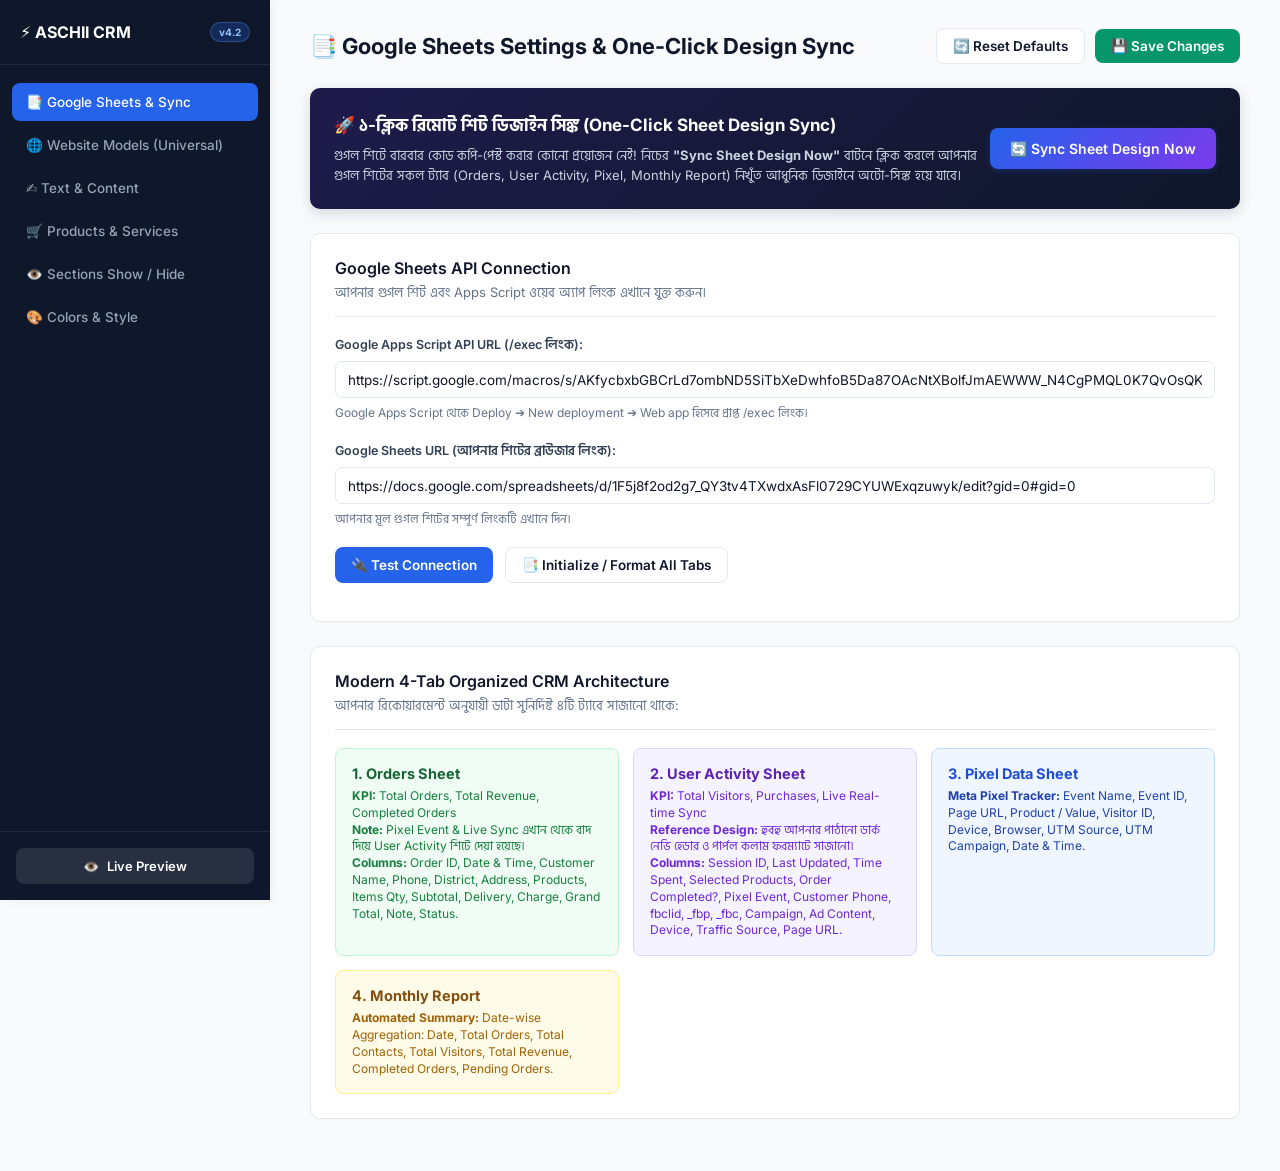
<file: admin.html>
<!DOCTYPE html>
<html lang="bn">
<head>
<meta charset="UTF-8">
<meta name="viewport" content="width=device-width, initial-scale=1">
<title>ASCHII SOLUTION • Universal Website Management & Google Sheets CRM</title>
<link rel="preconnect" href="https://fonts.googleapis.com">
<link rel="preconnect" href="https://fonts.gstatic.com" crossorigin>
<link href="https://fonts.googleapis.com/css2?family=Inter:wght@400;500;600;700&family=Hind+Siliguri:wght@400;600;700&display=swap" rel="stylesheet">
<style>
:root {
  --primary: #0F172A;
  --primary-accent: #2563EB;
  --emerald: #059669;
  --amber: #D97706;
  --bg: #F8FAFC;
  --surface: #FFFFFF;
  --border: #E2E8F0;
  --text-main: #0F172A;
  --text-muted: #64748B;
  --danger: #EF4444;
  --radius: 10px;
}
* { box-sizing: border-box; margin: 0; padding: 0; font-family: 'Inter', 'Hind Siliguri', system-ui, sans-serif; }
body { background: var(--bg); color: var(--text-main); display: flex; min-height: 100vh; }

/* Sidebar */
aside.admin-sidebar {
  width: 270px;
  background: var(--primary);
  color: #fff;
  display: flex;
  flex-direction: column;
  position: fixed;
  top: 0; bottom: 0; left: 0;
  z-index: 100;
  box-shadow: 2px 0 10px rgba(0,0,0,0.05);
}
.sidebar-header {
  padding: 22px 20px;
  border-bottom: 1px solid rgba(255,255,255,0.08);
}
.sidebar-header h2 { font-size: 16px; font-weight: 700; color: #fff; display: flex; align-items: center; justify-content: space-between; }
.sidebar-header span.badge {
  font-size: 10px; background: rgba(37,99,235,0.25); color: #93C5FD;
  padding: 3px 8px; border-radius: 20px; border: 1px solid rgba(96,165,250,0.3);
}
nav.sidebar-nav {
  padding: 18px 12px;
  flex: 1;
  display: flex;
  flex-direction: column;
  gap: 5px;
}
.nav-item {
  display: flex;
  align-items: center;
  gap: 12px;
  padding: 11px 14px;
  color: #94A3B8;
  text-decoration: none;
  font-size: 13.5px;
  font-weight: 500;
  border-radius: 8px;
  cursor: pointer;
  transition: all 0.15s ease;
}
.nav-item:hover, .nav-item.active {
  background: rgba(255,255,255,0.08);
  color: #fff;
}
.nav-item.active {
  background: var(--primary-accent);
  color: #fff;
}
.sidebar-footer {
  padding: 16px;
  border-top: 1px solid rgba(255,255,255,0.08);
  display: flex;
  flex-direction: column;
  gap: 10px;
}
.btn-preview {
  display: flex;
  align-items: center;
  justify-content: center;
  gap: 8px;
  background: rgba(255,255,255,0.1);
  color: #fff;
  text-decoration: none;
  font-size: 13px;
  font-weight: 600;
  padding: 10px;
  border-radius: 8px;
  transition: background 0.15s;
}
.btn-preview:hover { background: rgba(255,255,255,0.2); }

/* Main Content */
main.admin-main {
  margin-left: 270px;
  flex: 1;
  padding: 28px 40px;
  max-width: 1240px;
}
.top-bar {
  display: flex;
  justify-content: space-between;
  align-items: center;
  margin-bottom: 24px;
}
.top-bar h1 { font-size: 22px; font-weight: 700; color: var(--text-main); }
.top-actions { display: flex; gap: 10px; align-items: center; }

/* Buttons */
.btn {
  display: inline-flex;
  align-items: center;
  gap: 8px;
  padding: 9px 16px;
  font-size: 13.5px;
  font-weight: 600;
  border-radius: 8px;
  border: none;
  cursor: pointer;
  transition: all 0.15s ease;
}
.btn-primary { background: var(--primary-accent); color: #fff; }
.btn-primary:hover { background: #1D4ED8; }
.btn-success { background: var(--emerald); color: #fff; }
.btn-success:hover { background: #047857; }
.btn-sync { background: linear-gradient(135deg, #2563EB, #7C3AED); color: #fff; box-shadow: 0 2px 6px rgba(37,99,235,0.25); }
.btn-sync:hover { opacity: 0.95; transform: translateY(-1px); }
.btn-outline { background: var(--surface); color: var(--text-main); border: 1px solid var(--border); }
.btn-outline:hover { background: #F1F5F9; }
.btn-danger { background: #FEE2E2; color: var(--danger); border: 1px solid #FECACA; }
.btn-danger:hover { background: #FCA5A5; color: #fff; }

/* Tabs Panes */
.tab-pane { display: none; }
.tab-pane.active { display: block; animation: fadeIn 0.2s ease; }
@keyframes fadeIn { from { opacity: 0; transform: translateY(4px); } to { opacity: 1; transform: translateY(0); } }

/* Cards */
.card {
  background: var(--surface);
  border: 1px solid var(--border);
  border-radius: var(--radius);
  padding: 24px;
  margin-bottom: 24px;
  box-shadow: 0 1px 3px rgba(0,0,0,0.02);
}
.card-header { margin-bottom: 18px; padding-bottom: 12px; border-bottom: 1px solid var(--border); }
.card-header h2 { font-size: 16px; font-weight: 600; color: var(--text-main); }
.card-header p { font-size: 13px; color: var(--text-muted); margin-top: 4px; }

/* Form Elements */
.form-grid { display: grid; grid-template-columns: repeat(auto-fit, minmax(280px, 1fr)); gap: 18px; }
.form-group { display: flex; flex-direction: column; gap: 6px; }
.form-group.full { grid-column: 1 / -1; }
label { font-size: 12.5px; font-weight: 600; color: #334155; }
input[type="text"], input[type="url"], input[type="number"], select, textarea {
  width: 100%;
  padding: 9.5px 12px;
  font-size: 13.5px;
  border: 1px solid var(--border);
  border-radius: 7px;
  background: #fff;
  color: var(--text-main);
  outline: none;
  transition: border-color 0.15s, box-shadow 0.15s;
}
input:focus, select:focus, textarea:focus {
  border-color: var(--primary-accent);
  box-shadow: 0 0 0 3px rgba(37,99,235,0.1);
}
textarea { resize: vertical; min-height: 85px; line-height: 1.5; }

/* Website Type Picker Cards */
.type-picker-grid { display: grid; grid-template-columns: repeat(3, 1fr); gap: 16px; margin-bottom: 20px; }
.type-card {
  border: 2px solid var(--border);
  border-radius: var(--radius);
  padding: 20px;
  cursor: pointer;
  background: #fff;
  transition: all 0.2s ease;
  text-align: left;
}
.type-card:hover { border-color: #93C5FD; transform: translateY(-2px); }
.type-card.selected { border-color: var(--primary-accent); background: #EFF6FF; }
.type-card h3 { font-size: 15px; font-weight: 700; color: var(--text-main); margin-bottom: 6px; }
.type-card p { font-size: 12.5px; color: var(--text-muted); line-height: 1.4; }

/* Toggle Switches */
.switch-item {
  display: flex;
  justify-content: space-between;
  align-items: center;
  padding: 12px 14px;
  background: #F8FAFC;
  border: 1px solid var(--border);
  border-radius: 8px;
}
.switch-item span { font-size: 13.5px; font-weight: 500; }
.switch { position: relative; display: inline-block; width: 44px; height: 24px; }
.switch input { opacity: 0; width: 0; height: 0; }
.slider {
  position: absolute; cursor: pointer; top: 0; left: 0; right: 0; bottom: 0;
  background-color: #CBD5E1;
  transition: .2s;
  border-radius: 24px;
}
.slider:before {
  position: absolute; content: ""; height: 18px; width: 18px; left: 3px; bottom: 3px;
  background-color: white;
  transition: .2s;
  border-radius: 50%;
}
input:checked + .slider { background-color: var(--emerald); }
input:checked + .slider:before { transform: translateX(20px); }

/* Table */
.items-table { width: 100%; border-collapse: collapse; margin-top: 12px; }
.items-table th, .items-table td {
  padding: 10px 12px;
  text-align: left;
  border-bottom: 1px solid var(--border);
  font-size: 13px;
}
.items-table th { background: #F8FAFC; font-weight: 600; color: #475569; }

/* Alert Box */
.alert-box {
  padding: 12px 16px;
  border-radius: 8px;
  font-size: 13px;
  margin-bottom: 18px;
  display: none;
}
.alert-box.success { background: #ECFDF5; border: 1px solid #A7F3D0; color: #065F46; }
.alert-box.error { background: #FEF2F2; border: 1px solid #FECACA; color: #991B1B; }

/* Sheet Sync Banner Card */
.sync-banner {
  background: linear-gradient(135deg, #1E1B4B 0%, #0F172A 100%);
  color: #fff;
  border-radius: var(--radius);
  padding: 24px;
  margin-bottom: 24px;
  display: flex;
  justify-content: space-between;
  align-items: center;
  box-shadow: 0 4px 14px rgba(15,23,42,0.15);
}
.sync-banner h3 { font-size: 17px; font-weight: 700; margin-bottom: 6px; }
.sync-banner p { font-size: 13px; color: #CBD5E1; max-width: 650px; line-height: 1.5; }

@media(max-width: 900px) {
  aside.admin-sidebar { width: 70px; }
  aside.admin-sidebar .sidebar-header h2 span, .nav-item span, .btn-preview span, .sidebar-footer { display: none; }
  main.admin-main { margin-left: 70px; padding: 20px; }
  .type-picker-grid { grid-template-columns: 1fr; }
  .sync-banner { flex-direction: column; gap: 16px; align-items: flex-start; }
}
</style>
</head>
<body>

<!-- Sidebar -->
<aside class="admin-sidebar">
  <div class="sidebar-header">
    <h2>⚡ ASCHII CRM <span class="badge">v4.2</span></h2>
  </div>
  <nav class="sidebar-nav">
    <div class="nav-item active" data-tab="tab-sheets">📑 Google Sheets & Sync</div>
    <div class="nav-item" data-tab="tab-type">🌐 Website Models (Universal)</div>
    <div class="nav-item" data-tab="tab-content">✍️ Text & Content</div>
    <div class="nav-item" data-tab="tab-products">🛒 Products & Services</div>
    <div class="nav-item" data-tab="tab-sections">👁️ Sections Show / Hide</div>
    <div class="nav-item" data-tab="tab-theme">🎨 Colors & Style</div>
  </nav>
  <div class="sidebar-footer">
    <a href="index.html" target="_blank" class="btn-preview">
      <span>👁️</span> <span>Live Preview</span>
    </a>
  </div>
</aside>

<!-- Main Container -->
<main class="admin-main">
  <div class="top-bar">
    <h1 id="pageTitle">📑 Google Sheets Settings & One-Click Design Sync</h1>
    <div class="top-actions">
      <button type="button" class="btn btn-outline" id="btnReset">🔄 Reset Defaults</button>
      <button type="button" class="btn btn-success" id="btnSave">💾 Save Changes</button>
    </div>
  </div>

  <div id="alertBox" class="alert-box"></div>

  <!-- 1-CLICK REMOTE DESIGN SYNC BANNER -->
  <div class="sync-banner">
    <div>
      <h3>🚀 ১-ক্লিক রিমোট শিট ডিজাইন সিঙ্ক (One-Click Sheet Design Sync)</h3>
      <p>গুগল শিটে বারবার কোড কপি-পেস্ট করার কোনো প্রয়োজন নেই! নিচের <strong>"Sync Sheet Design Now"</strong> বাটনে ক্লিক করলে আপনার গুগল শিটের সকল ট্যাব (Orders, User Activity, Pixel, Monthly Report) নিখুঁত আধুনিক ডিজাইনে অটো-সিঙ্ক হয়ে যাবে।</p>
    </div>
    <button type="button" class="btn btn-sync" id="btnRemoteSync" style="padding:12px 20px; font-size:14px;">
      🔄 Sync Sheet Design Now
    </button>
  </div>

  <!-- TAB 1: GOOGLE SHEETS SETTINGS & 4 TABS -->
  <section class="tab-pane active" id="tab-sheets">
    <div class="card">
      <div class="card-header">
        <h2>Google Sheets API Connection</h2>
        <p>আপনার গুগল শিট এবং Apps Script ওয়েব অ্যাপ লিংক এখানে যুক্ত করুন।</p>
      </div>
      <div class="form-grid">
        <div class="form-group full">
          <label>Google Apps Script API URL (/exec লিংক):</label>
          <input type="url" id="apiEndpoint" placeholder="https://script.google.com/macros/s/.../exec">
          <small style="color:var(--text-muted); font-size:12px;">Google Apps Script থেকে Deploy ➔ New deployment ➔ Web app হিসেবে প্রাপ্ত /exec লিংক।</small>
        </div>
        <div class="form-group full">
          <label>Google Sheets URL (আপনার শিটের ব্রাউজার লিংক):</label>
          <input type="url" id="sheetUrl" placeholder="https://docs.google.com/spreadsheets/d/.../edit">
          <small style="color:var(--text-muted); font-size:12px;">আপনার মূল গুগল শিটের সম্পূর্ণ লিংকটি এখানে দিন।</small>
        </div>
      </div>
      <div style="margin-top: 18px; display:flex; gap:12px; flex-wrap:wrap;">
        <button type="button" class="btn btn-primary" id="btnTestConn">🔌 Test Connection</button>
        <button type="button" class="btn btn-outline" id="btnInitTabs">📑 Initialize / Format All Tabs</button>
      </div>
      <div id="connStatus" style="margin-top: 14px; font-size: 13px; font-weight: 600;"></div>
    </div>

    <!-- 4 Tabs Architectural Breakdown -->
    <div class="card">
      <div class="card-header">
        <h2>Modern 4-Tab Organized CRM Architecture</h2>
        <p>আপনার রিকোয়ারমেন্ট অনুযায়ী ডাটা সুনির্দিষ্ট ৪টি ট্যাবে সাজানো থাকে:</p>
      </div>
      <div style="display:grid; grid-template-columns: repeat(auto-fit, minmax(240px, 1fr)); gap: 14px;">
        <div style="background:#F0FDF4; border:1px solid #BBF7D0; padding:16px; border-radius:8px;">
          <h4 style="color:#166534; font-size:14.5px; margin-bottom:6px;">1. Orders Sheet</h4>
          <p style="font-size:12px; color:#15803D; line-height:1.4;">
            <strong>KPI:</strong> Total Orders, Total Revenue, Completed Orders<br>
            <strong>Note:</strong> Pixel Event & Live Sync এখান থেকে বাদ দিয়ে User Activity শিটে দেয়া হয়েছে।<br>
            <strong>Columns:</strong> Order ID, Date & Time, Customer Name, Phone, District, Address, Products, Items Qty, Subtotal, Delivery, Charge, Grand Total, Note, Status.
          </p>
        </div>
        <div style="background:#F5F3FF; border:1px solid #DDD6FE; padding:16px; border-radius:8px;">
          <h4 style="color:#5B21B6; font-size:14.5px; margin-bottom:6px;">2. User Activity Sheet</h4>
          <p style="font-size:12px; color:#6D28D9; line-height:1.4;">
            <strong>KPI:</strong> Total Visitors, Purchases, Live Real-time Sync<br>
            <strong>Reference Design:</strong> হুবহু আপনার পাঠানো ডার্ক নেভি হেডার ও পার্পল কলাম ফরম্যাটে সাজানো।<br>
            <strong>Columns:</strong> Session ID, Last Updated, Time Spent, Selected Products, Order Completed?, Pixel Event, Customer Phone, fbclid, _fbp, _fbc, Campaign, Ad Content, Device, Traffic Source, Page URL.
          </p>
        </div>
        <div style="background:#EFF6FF; border:1px solid #BFDBFE; padding:16px; border-radius:8px;">
          <h4 style="color:#1D4ED8; font-size:14.5px; margin-bottom:6px;">3. Pixel Data Sheet</h4>
          <p style="font-size:12px; color:#1E40AF; line-height:1.4;">
            <strong>Meta Pixel Tracker:</strong> Event Name, Event ID, Page URL, Product / Value, Visitor ID, Device, Browser, UTM Source, UTM Campaign, Date & Time.
          </p>
        </div>
        <div style="background:#FEFCE8; border:1px solid #FEF08A; padding:16px; border-radius:8px;">
          <h4 style="color:#854D0E; font-size:14.5px; margin-bottom:6px;">4. Monthly Report</h4>
          <p style="font-size:12px; color:#A16207; line-height:1.4;">
            <strong>Automated Summary:</strong> Date-wise Aggregation: Date, Total Orders, Total Contacts, Total Visitors, Total Revenue, Completed Orders, Pending Orders.
          </p>
        </div>
      </div>
    </div>
  </section>

  <!-- TAB 2: UNIVERSAL WEBSITE MANAGEMENT (3 MODELS) -->
  <section class="tab-pane" id="tab-type">
    <div class="card">
      <div class="card-header">
        <h2>Universal Website Management (3 Website Models)</h2>
        <p>যেকোনো একটি মডেল বেছে নিন—ওয়েবসাইটের সকল টেক্সট, প্যাকেজ ও ফর্ম স্বয়ংক্রিয়ভাবে পরিবর্তিত হয়ে যাবে।</p>
      </div>
      <div class="type-picker-grid">
        <div class="type-card selected" data-type="product">
          <h3>🛒 Product Selling Website</h3>
          <p>খাঁটি মধু ও হানি নাট বা ই-কমার্স পণ্য বিক্রয়ের ওয়েবসাইট। ডায়নামিক কার্ট, ডেলিভারি মেথড ও চেকআউট ফর্ম সহ।</p>
        </div>
        <div class="type-card" data-type="agency">
          <h3>🏢 Agency Portfolio</h3>
          <p>ডিজিটাল মার্কেটিং, সফটওয়্যার ও গ্রোথ এজেন্সির জন্য। সার্ভিস প্যাকেজ, কেস স্টাডি ও স্ট্র্যাটেজি কল বুকিং সহ।</p>
        </div>
        <div class="type-card" data-type="portfolio">
          <h3>👤 CV / Personal Portfolio</h3>
          <p>সফটওয়্যার ইঞ্জিনিয়ার, কনসালট্যান্ট ও ফ্রিল্যান্সারদের জন্য। স্কিলস, সার্ভিস কনসালটেশন ও ইনকোয়ারি ফর্ম সহ।</p>
        </div>
      </div>
    </div>
  </section>

  <!-- TAB 3: TEXT & CONTENT -->
  <section class="tab-pane" id="tab-content">
    <div class="card">
      <div class="card-header">
        <h2>Text & Content Management</h2>
        <p>ওয়েবসাইটের সকল শিরোনাম, সাব-টাইটেল ও বাটন কোডিং ছাড়া সরাসরি এডিট করুন।</p>
      </div>
      <div class="form-grid">
        <div class="form-group full">
          <label>Website Name / Title:</label>
          <input type="text" id="siteName" placeholder="খাঁটি মধু ও প্রিমিয়াম হানি নাট">
        </div>
        <div class="form-group full">
          <label>Top Main Heading (রঙিন করতে [[লেখা]] ব্যবহার করুন):</label>
          <input type="text" id="topHeading" placeholder="[[খাঁটি]] মধু ও প্রিমিয়াম [[হানি নাট]] – সরাসরি [[আমাদের কাছ থেকে]] অর্ডার করুন">
        </div>
        <div class="form-group full">
          <label>Notice Bar Text:</label>
          <input type="text" id="noticeText" placeholder="মধু বা হানি নাট অর্ডার করতে নিচের বাটনে ক্লিক করুন">
        </div>
        <div class="form-group">
          <label>Primary Call-to-Action Order Button:</label>
          <input type="text" id="orderBtnText" placeholder="👍 এখনই অর্ডার করুন">
        </div>
        <div class="form-group">
          <label>Form Submit Button Text:</label>
          <input type="text" id="submitBtnText" placeholder="অর্ডার কনফার্ম করুন">
        </div>
        <div class="form-group full">
          <label>Benefits Section Title:</label>
          <input type="text" id="benefitsTitle" placeholder="আমাদের খাঁটি মধু ও প্রিমিয়াম হানি নাটের বিশেষত্ব">
        </div>
        <div class="form-group full">
          <label>Benefits (প্রতি লাইনে ১টি পয়েন্ট):</label>
          <textarea id="benefitsList" rows="4"></textarea>
        </div>
        <div class="form-group">
          <label>Checkout / Form Title:</label>
          <input type="text" id="checkoutTitle" placeholder="অর্ডার করতে নিচের ফর্মটি পূরণ করুন">
        </div>
        <div class="form-group">
          <label>Products Section Title:</label>
          <input type="text" id="packagesTitle" placeholder="পছন্দের পণ্য বেছে নিন">
        </div>
        <div class="form-group full">
          <label>Special Offer Text:</label>
          <input type="text" id="offerLine" placeholder="খাঁটি মধু ও হানি নাটে চলছে বিশেষ ছাড়!">
        </div>
        <div class="form-group full">
          <label>Footer Message:</label>
          <input type="text" id="footMsg" placeholder="আমাদের খাঁটি পণ্য বেছে নেওয়ার জন্য ধন্যবাদ।">
        </div>
        <div class="form-group full">
          <label>Footer Copyright / Credit:</label>
          <input type="text" id="footCredit" placeholder="© খাঁটি মধু ও প্রিমিয়াম হানি নাট">
        </div>
      </div>
    </div>
  </section>

  <!-- TAB 4: PRODUCTS & SERVICES -->
  <section class="tab-pane" id="tab-products">
    <div class="card">
      <div class="card-header" style="display:flex; justify-content:space-between; align-items:center;">
        <div>
          <h2>Products & Services Catalog</h2>
          <p>পণ্যের নাম, বিক্রয় মূল্য, পূর্বের মূল্য ও ব্যাজ ম্যানেজ করুন।</p>
        </div>
        <button type="button" class="btn btn-primary" id="btnAddProduct">+ Add Item</button>
      </div>
      <table class="items-table" id="productsTable">
        <thead>
          <tr>
            <th>ID</th>
            <th>Name</th>
            <th>Price</th>
            <th>Old / Regular Price</th>
            <th>Badge</th>
            <th>Action</th>
          </tr>
        </thead>
        <tbody id="productsListBody"></tbody>
      </table>
    </div>
  </section>

  <!-- TAB 5: SECTIONS SHOW / HIDE -->
  <section class="tab-pane" id="tab-sections">
    <div class="card">
      <div class="card-header">
        <h2>Sections Show / Hide Control</h2>
        <p>যে যে সেকশন ওয়েবসাইটে দেখাতে চান তা অন রাখুন, বাকিগুলো অফ করতে পারবেন।</p>
      </div>
      <div style="display:grid; grid-template-columns: repeat(auto-fit, minmax(260px, 1fr)); gap: 14px;">
        <div class="switch-item"><span>Top Header & Title</span><label class="switch"><input type="checkbox" id="sec_top" checked><span class="slider"></span></label></div>
        <div class="switch-item"><span>Video Section</span><label class="switch"><input type="checkbox" id="sec_video" checked><span class="slider"></span></label></div>
        <div class="switch-item"><span>Notice Bar</span><label class="switch"><input type="checkbox" id="sec_notice" checked><span class="slider"></span></label></div>
        <div class="switch-item"><span>Benefits & Highlights</span><label class="switch"><input type="checkbox" id="sec_benefits" checked><span class="slider"></span></label></div>
        <div class="switch-item"><span>Gallery Carousel</span><label class="switch"><input type="checkbox" id="sec_gallery" checked><span class="slider"></span></label></div>
        <div class="switch-item"><span>Customer Reviews</span><label class="switch"><input type="checkbox" id="sec_reviews" checked><span class="slider"></span></label></div>
        <div class="switch-item"><span>Certifications / Docs</span><label class="switch"><input type="checkbox" id="sec_docs" checked><span class="slider"></span></label></div>
        <div class="switch-item"><span>Special Offer Banner</span><label class="switch"><input type="checkbox" id="sec_offer" checked><span class="slider"></span></label></div>
        <div class="switch-item"><span>Products Selection</span><label class="switch"><input type="checkbox" id="sec_packages" checked><span class="slider"></span></label></div>
        <div class="switch-item"><span>Checkout Form</span><label class="switch"><input type="checkbox" id="sec_checkout" checked><span class="slider"></span></label></div>
      </div>
    </div>
  </section>

  <!-- TAB 6: COLORS & STYLE -->
  <section class="tab-pane" id="tab-theme">
    <div class="card">
      <div class="card-header">
        <h2>Theme Colors & Style</h2>
        <p>ওয়েবসাইটের প্রাইমারি ও অ্যাকসেন্ট কালার নির্ধারণ করুন।</p>
      </div>
      <div class="form-grid">
        <div class="form-group">
          <label>Primary Theme Color:</label>
          <input type="text" id="colorPrimary" placeholder="#0D4A47">
        </div>
        <div class="form-group">
          <label>Accent / Button Color:</label>
          <input type="text" id="colorAccent" placeholder="#EAB308">
        </div>
        <div class="form-group">
          <label>Background Color:</label>
          <input type="text" id="colorBg" placeholder="#FFFFFF">
        </div>
      </div>
    </div>
  </section>
</main>

<script src="js/config.js"></script>
<script src="js/crm-loader.js"></script>
<script>
(function() {
  "use strict";

  var currentType = "product";
  var products = [];

  // Sidebar navigation
  document.querySelectorAll(".nav-item").forEach(function(item) {
    item.addEventListener("click", function() {
      document.querySelectorAll(".nav-item").forEach(function(i) { i.classList.remove("active"); });
      document.querySelectorAll(".tab-pane").forEach(function(p) { p.classList.remove("active"); });
      item.classList.add("active");
      var paneId = item.dataset.tab;
      var pane = document.getElementById(paneId);
      if (pane) pane.classList.add("active");
      document.getElementById("pageTitle").textContent = item.textContent;
    });
  });

  // ফর্ম ডাটা লোড
  function loadForm() {
    var raw = localStorage.getItem("aschii_crm_site_config");
    var conf = raw ? JSON.parse(raw) : (window.SITE_CONFIG || {});
    var copy = conf.copy || (window.SITE_CONFIG && window.SITE_CONFIG.copy) || {};

    document.getElementById("apiEndpoint").value = conf.apiEndpoint || (window.SITE_CONFIG && window.SITE_CONFIG.apiEndpoint) || "";
    document.getElementById("sheetUrl").value = conf.sheetUrl || (window.SITE_CONFIG && window.SITE_CONFIG.sheetUrl) || "";
    document.getElementById("siteName").value = conf.siteName || "খাঁটি মধু ও প্রিমিয়াম হানি নাট";
    document.getElementById("topHeading").value = copy.topHeading || "";
    document.getElementById("noticeText").value = copy.notice || "";
    document.getElementById("orderBtnText").value = copy.orderBtnText || "👍 এখনই অর্ডার করুন";
    document.getElementById("submitBtnText").value = copy.submitBtnText || "অর্ডার কনফার্ম করুন";
    document.getElementById("benefitsTitle").value = copy.benefitsTitle || "";
    document.getElementById("benefitsList").value = (copy.benefits || []).join("\n");
    document.getElementById("checkoutTitle").value = copy.checkoutTitle || "";
    document.getElementById("packagesTitle").value = copy.packagesTitle || "";
    document.getElementById("offerLine").value = copy.offerLine || "";
    document.getElementById("footMsg").value = copy.footMsg || "";
    document.getElementById("footCredit").value = copy.footCredit || "";

    products = conf.products || (window.SITE_CONFIG && window.SITE_CONFIG.products) || [];
    renderProducts();

    var s = conf.sections || {};
    var secIds = ["top", "video", "notice", "benefits", "gallery", "reviews", "docs", "offer", "packages", "checkout"];
    secIds.forEach(function(k) {
      var el = document.getElementById("sec_" + k);
      if (el) el.checked = s[k] !== false;
    });

    var colors = conf.colors || {};
    document.getElementById("colorPrimary").value = colors.primary || "";
    document.getElementById("colorAccent").value = colors.accent || "";
    document.getElementById("colorBg").value = colors.bg || "";
  }

  function renderProducts() {
    var tbody = document.getElementById("productsListBody");
    tbody.innerHTML = "";
    products.forEach(function(p, idx) {
      var tr = document.createElement("tr");
      tr.innerHTML = 
        '<td><strong>' + p.id + '</strong></td>' +
        '<td><input type="text" value="' + (p.name || "") + '" data-idx="' + idx + '" data-field="name" style="padding:5px 8px; font-size:12px;"></td>' +
        '<td><input type="number" value="' + (p.price || 0) + '" data-idx="' + idx + '" data-field="price" style="width:90px; padding:5px 8px; font-size:12px;"></td>' +
        '<td><input type="number" value="' + (p.oldPrice || 0) + '" data-idx="' + idx + '" data-field="oldPrice" style="width:90px; padding:5px 8px; font-size:12px;"></td>' +
        '<td><input type="text" value="' + (p.badge || "") + '" data-idx="' + idx + '" data-field="badge" style="width:100px; padding:5px 8px; font-size:12px;"></td>' +
        '<td><button type="button" class="btn btn-danger btn-del-prod" data-idx="' + idx + '" style="padding:4px 8px; font-size:11px;">✕ Delete</button></td>';
      tbody.appendChild(tr);
    });

    tbody.querySelectorAll("input").forEach(function(inp) {
      inp.addEventListener("input", function(e) {
        var idx = e.target.dataset.idx;
        var fld = e.target.dataset.field;
        products[idx][fld] = fld === "price" || fld === "oldPrice" ? Number(e.target.value) : e.target.value;
      });
    });

    tbody.querySelectorAll(".btn-del-prod").forEach(function(b) {
      b.addEventListener("click", function(e) {
        var idx = e.target.dataset.idx;
        products.splice(idx, 1);
        renderProducts();
      });
    });
  }

  document.getElementById("btnAddProduct").addEventListener("click", function() {
    var id = "p_" + Date.now().toString(36);
    products.push({ id: id, name: "New Product / Service", price: 1000, oldPrice: 1200, badge: "New" });
    renderProducts();
  });

  // Website Models Picker
  document.querySelectorAll(".type-card").forEach(function(c) {
    c.addEventListener("click", function() {
      document.querySelectorAll(".type-card").forEach(function(tc) { tc.classList.remove("selected"); });
      c.classList.add("selected");
      currentType = c.dataset.type;
      applyPreset(currentType);
    });
  });

  function applyPreset(type) {
    var preset = window.PRESET_CONFIGS && window.PRESET_CONFIGS[type];
    if (!preset) return;
    document.getElementById("siteName").value = preset.siteName;
    document.getElementById("topHeading").value = preset.topHeading;
    document.getElementById("noticeText").value = preset.notice;
    document.getElementById("orderBtnText").value = preset.orderBtnText;
    document.getElementById("submitBtnText").value = preset.submitBtnText;
    document.getElementById("benefitsTitle").value = preset.benefitsTitle;
    document.getElementById("benefitsList").value = (preset.benefits || []).join("\n");
    document.getElementById("checkoutTitle").value = preset.checkoutTitle;
    document.getElementById("packagesTitle").value = preset.packagesTitle;
    document.getElementById("offerLine").value = preset.offerLine || "";
    document.getElementById("footMsg").value = preset.footMsg;
    document.getElementById("footCredit").value = preset.footCredit;

    if (Array.isArray(preset.products)) {
      products = JSON.parse(JSON.stringify(preset.products));
      renderProducts();
    }

    var s = preset.sections || {};
    var secIds = ["top", "video", "notice", "benefits", "gallery", "reviews", "docs", "offer", "packages", "checkout"];
    secIds.forEach(function(k) {
      var el = document.getElementById("sec_" + k);
      if (el) el.checked = s[k] !== false;
    });

    showAlert("Applied preset for: " + type.toUpperCase() + ". Click 'Save Changes' to update website.", "success");
  }

  // সেভ চেঞ্জেস
  document.getElementById("btnSave").addEventListener("click", function() {
    var benefitLines = document.getElementById("benefitsList").value.split("\n").map(function(s) { return s.trim(); }).filter(Boolean);
    var secIds = ["top", "video", "notice", "benefits", "gallery", "reviews", "docs", "offer", "packages", "checkout"];
    var sections = {};
    secIds.forEach(function(k) {
      var el = document.getElementById("sec_" + k);
      sections[k] = el ? el.checked : true;
    });

    var data = {
      siteType: currentType,
      apiEndpoint: document.getElementById("apiEndpoint").value.trim(),
      sheetUrl: document.getElementById("sheetUrl").value.trim(),
      siteName: document.getElementById("siteName").value.trim(),
      copy: {
        topHeading: document.getElementById("topHeading").value.trim(),
        notice: document.getElementById("noticeText").value.trim(),
        orderBtnText: document.getElementById("orderBtnText").value.trim(),
        submitBtnText: document.getElementById("submitBtnText").value.trim(),
        benefitsTitle: document.getElementById("benefitsTitle").value.trim(),
        benefits: benefitLines,
        checkoutTitle: document.getElementById("checkoutTitle").value.trim(),
        packagesTitle: document.getElementById("packagesTitle").value.trim(),
        offerLine: document.getElementById("offerLine").value.trim(),
        footMsg: document.getElementById("footMsg").value.trim(),
        footCredit: document.getElementById("footCredit").value.trim()
      },
      products: products,
      sections: sections,
      colors: {
        primary: document.getElementById("colorPrimary").value.trim(),
        accent: document.getElementById("colorAccent").value.trim(),
        bg: document.getElementById("colorBg").value.trim()
      }
    };

    localStorage.setItem("aschii_crm_site_config", JSON.stringify(data));
    showAlert("🎉 পরিবর্তনগুলো সফলভাবে সেভ হয়েছে! Live Preview বাটনে ক্লিক করে ফলাফল দেখুন।", "success");
  });

  // রিমোট সিঙ্ক বাটন (One-Click Remote Sheet Design Sync)
  document.getElementById("btnRemoteSync").addEventListener("click", function() {
    var endpoint = document.getElementById("apiEndpoint").value.trim();
    var sheet = document.getElementById("sheetUrl").value.trim();
    var btn = document.getElementById("btnRemoteSync");

    if (!endpoint) {
      showAlert("দয়া করে প্রথমে Apps Script API URL (/exec লিংক) দিন।", "error");
      return;
    }

    btn.disabled = true;
    btn.textContent = "⏳ সিঙ্ক হচ্ছে...";
    showAlert("গুগল শিটের সকল ডিজাইন সিঙ্ক করা হচ্ছে...", "success");

    fetch(endpoint + "?action=sync_design&sheetUrl=" + encodeURIComponent(sheet))
      .then(function(r) { return r.json(); })
      .then(function(d) {
        btn.disabled = false;
        btn.textContent = "🔄 Sync Sheet Design Now";
        if (d && d.success) {
          showAlert("🎉 গুগল শিটের ডিজাইন সফলভাবে আপডেট হয়েছে! কোনো কোড পেস্ট করার প্রয়োজন নেই।", "success");
        } else {
          showAlert("সিঙ্ক ত্রুটি: " + (d.error || "অজানা সমস্যা"), "error");
        }
      })
      .catch(function(err) {
        btn.disabled = false;
        btn.textContent = "🔄 Sync Sheet Design Now";
        showAlert("অনুরোধ ব্যর্থ হয়েছে: " + err.message + "। দয়া করে নিশ্চিত করুন Web App পারমিশন 'Anyone' দেওয়া আছে।", "error");
      });
  });

  // টেস্ট কানেকশন
  document.getElementById("btnTestConn").addEventListener("click", function() {
    var endpoint = document.getElementById("apiEndpoint").value.trim();
    var sheet = document.getElementById("sheetUrl").value.trim();
    var status = document.getElementById("connStatus");
    if (!endpoint) {
      showAlert("দয়া করে Apps Script API URL দিন।", "error");
      return;
    }
    status.innerHTML = "⏳ Testing connection...";
    fetch(endpoint + "?action=test&sheetUrl=" + encodeURIComponent(sheet))
      .then(function(r) { return r.json(); })
      .then(function(d) {
        if (d && d.success) {
          status.innerHTML = "✅ কানেকশন সফল! সংযুক্ত শিট: <strong>" + (d.sheetName || "Google Sheet") + "</strong>";
          showAlert("গুগল শিটের সাথে সফলভাবে সংযোগ স্থাপিত হয়েছে!", "success");
        } else {
          status.innerHTML = "❌ ত্রুটি: " + (d.error || "Unknown response");
          showAlert(d.error || "Connection failed", "error");
        }
      })
      .catch(function(err) {
        status.innerHTML = "❌ সংযোগে সমস্যা: " + err.message;
        showAlert("কানেকশন ব্যর্থ। Apps Script পারমিশন চেক করুন।", "error");
      });
  });

  // ফরম্যাট অল ৪ ট্যাবস
  document.getElementById("btnInitTabs").addEventListener("click", function() {
    document.getElementById("btnRemoteSync").click();
  });

  // রিসেট
  document.getElementById("btnReset").addEventListener("click", function() {
    if (confirm("সকল সেটিংস ডিফল্টে রিসেট করতে চান?")) {
      localStorage.removeItem("aschii_crm_site_config");
      loadForm();
      showAlert("ডিফল্ট সেটিংস রিস্টোর করা হয়েছে।", "success");
    }
  });

  function showAlert(msg, type) {
    var box = document.getElementById("alertBox");
    box.className = "alert-box " + type;
    box.textContent = msg;
    box.style.display = "block";
    setTimeout(function() { box.style.display = "none"; }, 6000);
  }

  loadForm();
})();
</script>
</body>
</html>
</file>
